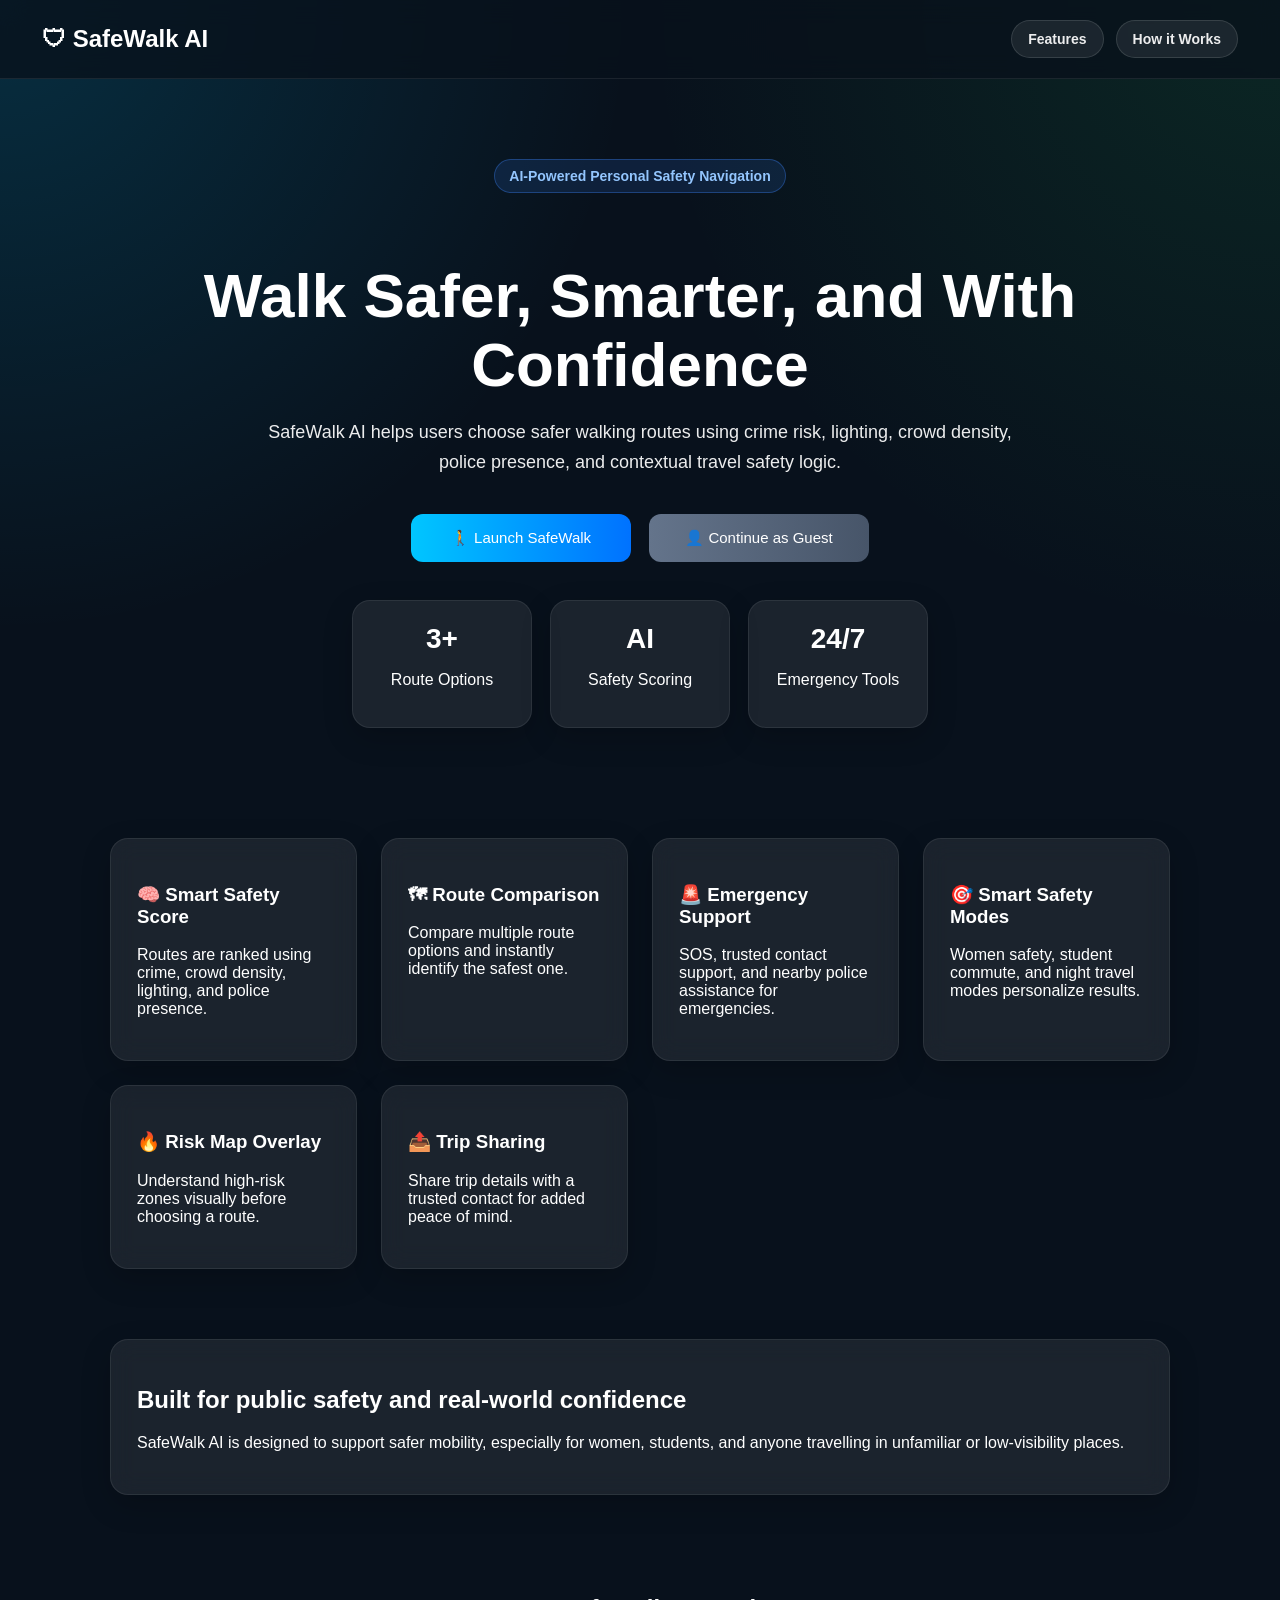
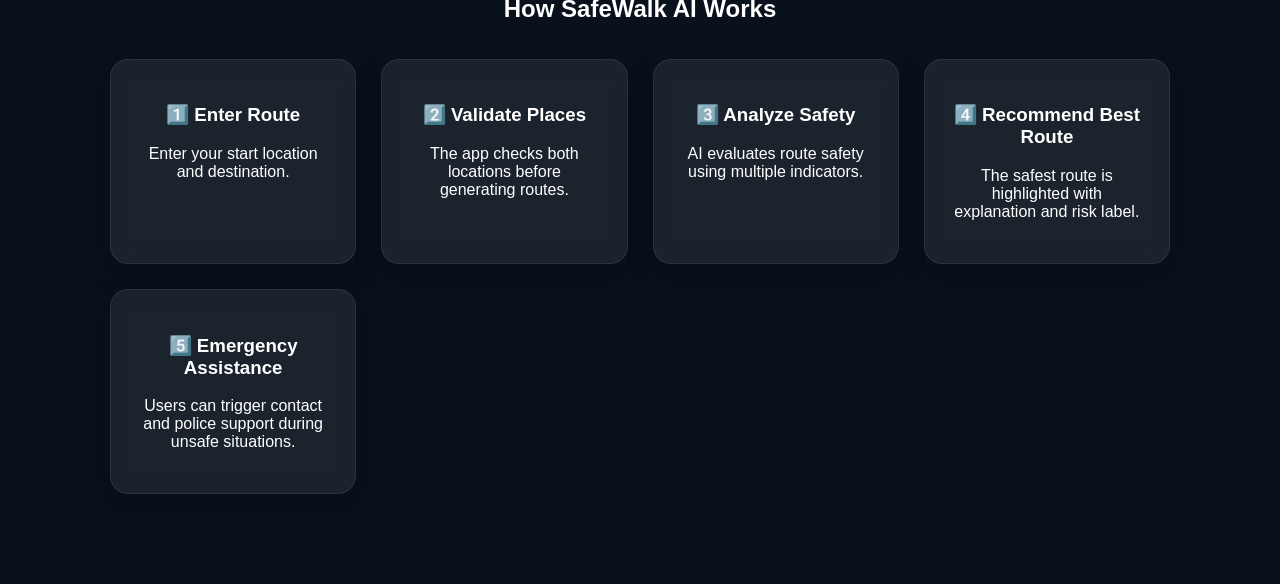
<file: frontend/index.html>
<!DOCTYPE html>
<html lang="en">
<head>
    <meta charset="UTF-8">
    <meta name="viewport" content="width=device-width, initial-scale=1.0">
    <title>SafeWalk AI</title>
    <link rel="stylesheet" href="style.css">
</head>
<body class="home">

    <nav class="navbar">
        <div class="nav-logo">🛡 SafeWalk AI</div>
       <div class="nav-links">
    <a href="#features" class="nav-pill">Features</a>
    <a href="#howItWorks" class="nav-pill">How it Works</a>
</div>
    </nav>

    <section class="hero premium-hero">
        <div class="hero-content">
            <div class="hero-badge">AI-Powered Personal Safety Navigation</div>
            <h1>Walk Safer, Smarter, and With Confidence</h1>
            <p class="hero-subtitle">
                SafeWalk AI helps users choose safer walking routes using crime risk,
                lighting, crowd density, police presence, and contextual travel safety logic.
            </p>

            <div class="hero-buttons">
                <button onclick="openLoginModal()" class="start-btn">🚶 Launch SafeWalk</button>
                <button onclick="enterGuestMode()" class="guest-btn">👤 Continue as Guest</button>
            </div>

            <div class="hero-stats">
                <div class="stat-card">
                    <h3>3+</h3>
                    <p>Route Options</p>
                </div>
                <div class="stat-card">
                    <h3>AI</h3>
                    <p>Safety Scoring</p>
                </div>
                <div class="stat-card">
                    <h3>24/7</h3>
                    <p>Emergency Tools</p>
                </div>
            </div>
        </div>
    </section>

    <section id="features" class="features">
        <div class="feature-card">
            <h3>🧠 Smart Safety Score</h3>
            <p>Routes are ranked using crime, crowd density, lighting, and police presence.</p>
        </div>
        <div class="feature-card">
            <h3>🗺 Route Comparison</h3>
            <p>Compare multiple route options and instantly identify the safest one.</p>
        </div>
        <div class="feature-card">
            <h3>🚨 Emergency Support</h3>
            <p>SOS, trusted contact support, and nearby police assistance for emergencies.</p>
        </div>
        <div class="feature-card">
            <h3>🎯 Smart Safety Modes</h3>
            <p>Women safety, student commute, and night travel modes personalize results.</p>
        </div>
        <div class="feature-card">
            <h3>🔥 Risk Map Overlay</h3>
            <p>Understand high-risk zones visually before choosing a route.</p>
        </div>
        <div class="feature-card">
            <h3>📤 Trip Sharing</h3>
            <p>Share trip details with a trusted contact for added peace of mind.</p>
        </div>
    </section>

    <section class="trust-section">
        <div class="trust-card">
            <h2>Built for public safety and real-world confidence</h2>
            <p>
                SafeWalk AI is designed to support safer mobility, especially for women,
                students, and anyone travelling in unfamiliar or low-visibility places.
            </p>
        </div>
    </section>

    <section id="howItWorks" class="steps-section">
        <h2>How SafeWalk AI Works</h2>
        <div class="steps">
            <div class="step">
                <h3>1️⃣ Enter Route</h3>
                <p>Enter your start location and destination.</p>
            </div>
            <div class="step">
                <h3>2️⃣ Validate Places</h3>
                <p>The app checks both locations before generating routes.</p>
            </div>
            <div class="step">
                <h3>3️⃣ Analyze Safety</h3>
                <p>AI evaluates route safety using multiple indicators.</p>
            </div>
            <div class="step">
                <h3>4️⃣ Recommend Best Route</h3>
                <p>The safest route is highlighted with explanation and risk label.</p>
            </div>
            <div class="step">
                <h3>5️⃣ Emergency Assistance</h3>
                <p>Users can trigger contact and police support during unsafe situations.</p>
            </div>
        </div>
    </section>

    <div id="loginModal" class="modal">
        <div class="modal-box">
            <h2>Launch SafeWalk AI</h2>
            <p class="modal-sub">Enter your details to unlock full features</p>
            <input type="text" id="loginName" placeholder="Enter your name">
            <input type="email" id="loginEmail" placeholder="Enter your email">
            <button onclick="saveLogin()" class="start-btn">Continue</button>
            <button onclick="closeLoginModal()" class="modal-close-btn">Close</button>
        </div>
    </div>

    <script>
        function openLoginModal() {
            document.getElementById("loginModal").style.display = "flex";
        }

        function closeLoginModal() {
            document.getElementById("loginModal").style.display = "none";
        }

        function saveLogin() {
            const name = document.getElementById("loginName").value.trim();
            const email = document.getElementById("loginEmail").value.trim();

            if (!name || !email) {
                alert("Please enter both name and email.");
                return;
            }

            localStorage.setItem("sw_user_name", name);
            localStorage.setItem("sw_user_email", email);
            localStorage.setItem("sw_guest_mode", "false");

            window.location.href = "pro.html";
        }

        function enterGuestMode() {
    localStorage.setItem("sw_user_name", "Guest User");
    localStorage.setItem("sw_user_email", "");
    localStorage.setItem("sw_guest_mode", "true");

    window.location.href = "pro.html";
}
    </script>

</body>
</html>
</file>
<file: frontend/style.css>
* {
    box-sizing: border-box;
}

body {
    margin: 0;
    font-family: "Segoe UI", Arial, sans-serif;
    color: white;
}

a {
    text-decoration: none;
    color: inherit;
}

button {
    cursor: pointer;
    transition: 0.25s ease;
    border: none;
}

button:hover {
    transform: translateY(-2px);
}

.home {
    min-height: 100vh;
    background:
        radial-gradient(circle at top left, rgba(0,198,255,0.16), transparent 25%),
        radial-gradient(circle at top right, rgba(34,197,94,0.12), transparent 25%),
        #08111c;
}

.navbar {
    display: flex;
    justify-content: space-between;
    align-items: center;
    padding: 20px 42px;
    background: rgba(8, 17, 28, 0.78);
    backdrop-filter: blur(12px);
    border-bottom: 1px solid rgba(255,255,255,0.08);
    position: sticky;
    top: 0;
    z-index: 1000;
}

.nav-logo {
    font-size: 24px;
    font-weight: 700;
}

.nav-links {
    display: flex;
    gap: 12px;
    align-items: center;
}

.nav-links a {
    color: rgba(255,255,255,0.92);
}

.nav-pill {
    background: rgba(255,255,255,0.08);
    border: 1px solid rgba(255,255,255,0.12);
    padding: 10px 16px;
    border-radius: 999px;
    font-size: 14px;
    font-weight: 600;
    transition: 0.25s ease;
}

.nav-pill:hover {
    background: rgba(255,255,255,0.16);
    transform: translateY(-1px);
}

.premium-hero {
    padding: 80px 20px 40px;
    text-align: center;
}

.hero-content {
    max-width: 980px;
    margin: 0 auto;
}

.hero-badge {
    display: inline-block;
    padding: 8px 14px;
    border-radius: 999px;
    background: rgba(59,130,246,0.14);
    border: 1px solid rgba(59,130,246,0.35);
    color: #93c5fd;
    margin-bottom: 18px;
    font-size: 14px;
    font-weight: 600;
}

.hero h1 {
    font-size: 62px;
    line-height: 1.1;
    margin-bottom: 18px;
}

.hero-subtitle {
    max-width: 760px;
    margin: 0 auto 36px;
    font-size: 18px;
    line-height: 1.7;
    opacity: 0.92;
}

.hero-buttons {
    display: flex;
    justify-content: center;
    gap: 18px;
    flex-wrap: wrap;
    margin-top: 20px;
}

.hero-buttons button {
    width: 220px;
    padding: 15px;
    font-size: 15px;
    border-radius: 12px;
    color: white;
}

.start-btn {
    background: linear-gradient(90deg, #00c6ff, #0072ff);
}

.guest-btn {
    background: linear-gradient(90deg, #64748b, #475569);
}

.hero-stats {
    display: flex;
    justify-content: center;
    gap: 18px;
    flex-wrap: wrap;
    margin-top: 38px;
}

.stat-card {
    min-width: 180px;
    background: rgba(255,255,255,0.08);
    border: 1px solid rgba(255,255,255,0.08);
    border-radius: 18px;
    padding: 22px;
    box-shadow: 0 10px 30px rgba(0,0,0,0.2);
}

.stat-card h3 {
    font-size: 28px;
    margin: 0 0 8px;
}

.features {
    display: grid;
    grid-template-columns: repeat(auto-fit, minmax(240px, 1fr));
    gap: 24px;
    max-width: 1100px;
    margin: 70px auto;
    padding: 0 20px;
}

.feature-card,
.step,
.trust-card,
.panel-card {
    background: rgba(255, 255, 255, 0.08);
    border: 1px solid rgba(255,255,255,0.08);
    backdrop-filter: blur(12px);
    padding: 26px;
    border-radius: 18px;
    transition: 0.3s ease;
    box-shadow: 0 10px 30px rgba(0,0,0,0.2);
}

.feature-card:hover,
.step:hover,
.panel-card:hover {
    transform: translateY(-4px);
    background: rgba(255,255,255,0.12);
}

.trust-section {
    max-width: 1100px;
    margin: 0 auto;
    padding: 0 20px 30px;
}

.steps-section {
    max-width: 1100px;
    margin: 0 auto;
    padding: 50px 20px 90px;
    text-align: center;
}

.steps {
    display: grid;
    grid-template-columns: repeat(auto-fit, minmax(220px, 1fr));
    gap: 25px;
    margin-top: 36px;
}

.dashboard {
    min-height: 100vh;
    background:
        radial-gradient(circle at top left, rgba(0,198,255,0.12), transparent 25%),
        radial-gradient(circle at top right, rgba(46,204,113,0.1), transparent 25%),
        #08111c;
}

.topbar {
    display: flex;
    justify-content: space-between;
    align-items: center;
    padding: 18px 40px;
    background: rgba(12, 22, 32, 0.9);
    backdrop-filter: blur(14px);
    border-bottom: 1px solid rgba(255,255,255,0.08);
    position: sticky;
    top: 0;
    z-index: 1000;
}

.logo {
    font-size: 24px;
    font-weight: 700;
}

.top-actions {
    display: flex;
    gap: 10px;
    align-items: center;
    flex-wrap: wrap;
}

.top-actions button,
.secondary-btn {
    padding: 10px 18px;
    border-radius: 10px;
    font-weight: 600;
    color: white;
    width: auto;
    min-width: 100px;
}

.tips-btn {
    background: linear-gradient(90deg, #7c3aed, #a855f7);
}

.police-btn {
    background: linear-gradient(90deg, #2563eb, #3b82f6);
}

.sos-btn {
    background: linear-gradient(90deg, #ef4444, #f97316);
}

.secondary-btn {
    background: linear-gradient(90deg, #64748b, #475569);
}

.menu-wrapper {
    position: relative;
}

.menu-btn {
    min-width: auto !important;
    width: 48px !important;
    height: 42px;
    border-radius: 10px;
    background: linear-gradient(90deg, #1f2937, #374151);
    color: white;
    font-size: 20px;
}

.menu-dropdown {
    display: none;
    position: absolute;
    right: 0;
    top: 54px;
    width: 290px;
    background: #0f172a;
    border: 1px solid rgba(255,255,255,0.08);
    border-radius: 16px;
    padding: 16px;
    box-shadow: 0 18px 40px rgba(0,0,0,0.35);
    z-index: 1500;
}

.menu-dropdown.show {
    display: block;
}

.menu-section p {
    margin: 6px 0;
    font-size: 14px;
}

.menu-action-btn {
    margin-top: 10px;
    width: 100%;
}

.dashboard-hero {
    text-align: center;
    padding: 40px 20px 10px;
}

.dashboard-hero h1 {
    font-size: 40px;
    margin-bottom: 8px;
}

.dashboard-hero p {
    opacity: 0.9;
}

.tips-panel {
    width: 90%;
    margin: 20px auto 0;
    background: rgba(124,58,237,0.12);
    border: 1px solid rgba(168,85,247,0.35);
    border-radius: 18px;
    padding: 18px 22px;
}

.route-input {
    display: flex;
    gap: 15px;
    justify-content: center;
    margin-top: 22px;
    padding: 0 30px;
    flex-wrap: wrap;
}

.route-input input,
.route-input select {
    padding: 14px 16px;
    width: 240px;
    border-radius: 12px;
    border: 1px solid rgba(255,255,255,0.08);
    background: rgba(255,255,255,0.08);
    color: white;
    outline: none;
    box-shadow: 0 8px 20px rgba(0,0,0,0.15);
}

.route-input input::placeholder {
    color: rgba(255,255,255,0.7);
}

.route-input button {
    padding: 14px 24px;
    border-radius: 12px;
    background: linear-gradient(90deg, #06b6d4, #3b82f6);
    color: white;
    font-weight: 700;
    min-width: 180px;
    width: auto;
}

.legend-bar {
    display: flex;
    justify-content: center;
    gap: 20px;
    margin: 18px 0 10px;
    flex-wrap: wrap;
}

.legend-item {
    background: rgba(255,255,255,0.08);
    padding: 10px 14px;
    border-radius: 999px;
    font-size: 14px;
}

.legend-dot {
    display: inline-block;
    width: 10px;
    height: 10px;
    border-radius: 50%;
    margin-right: 8px;
}

.green { background: #22c55e; }
.orange { background: #f59e0b; }
.red { background: #ef4444; }

#warningBanner {
    width: 90%;
    margin: 12px auto 0;
}

.warning-banner {
    background: rgba(245, 158, 11, 0.15);
    border: 1px solid rgba(245, 158, 11, 0.45);
    color: #fcd34d;
    padding: 14px 18px;
    border-radius: 14px;
}

#mapContainer {
    width: 100%;
    display: flex;
    justify-content: center;
}

#map {
    height: 500px;
    width: 90%;
    margin: 25px auto 20px;
    border-radius: 20px;
    border: 1px solid rgba(255,255,255,0.08);
    box-shadow: 0 20px 50px rgba(0,0,0,0.35);
    overflow: hidden;
}

#loading {
    color: #8fd3ff;
    font-weight: 600;
}

#results {
    width: 90%;
    margin: 20px auto 24px;
}

.summary-bar {
    display: flex;
    gap: 10px;
    flex-wrap: wrap;
    margin-bottom: 18px;
}

.summary-pill {
    background: rgba(255,255,255,0.08);
    border: 1px solid rgba(255,255,255,0.08);
    padding: 10px 14px;
    border-radius: 999px;
}

.route-card {
    background: linear-gradient(180deg, rgba(255,255,255,0.08), rgba(255,255,255,0.05));
    border: 1px solid rgba(255,255,255,0.08);
    padding: 24px;
    border-radius: 18px;
    margin-bottom: 18px;
    cursor: pointer;
    transition: 0.3s ease;
    box-shadow: 0 14px 35px rgba(0,0,0,0.2);
}

.route-card:hover {
    transform: translateY(-3px);
    background: linear-gradient(180deg, rgba(255,255,255,0.12), rgba(255,255,255,0.07));
}

.recommended-card {
    border: 1px solid rgba(34, 197, 94, 0.55);
    box-shadow: 0 16px 35px rgba(34, 197, 94, 0.12);
}

.route-header {
    display: flex;
    align-items: center;
    justify-content: space-between;
    gap: 10px;
    margin-bottom: 10px;
}

.badge {
    display: inline-block;
    background: rgba(34, 197, 94, 0.18);
    color: #86efac;
    border: 1px solid rgba(34,197,94,0.35);
    padding: 5px 10px;
    border-radius: 999px;
    font-size: 13px;
    font-weight: 700;
}

.safety-meter {
    font-weight: 800;
    font-size: 17px;
}

.tips-list {
    padding-left: 18px;
    margin: 0;
}

.tips-list li {
    margin-bottom: 10px;
}

.bottom-section {
    width: 90%;
    margin: 0 auto 40px;
    display: grid;
    grid-template-columns: 1fr 1fr;
    gap: 18px;
}

.recent-search-item {
    background: rgba(255,255,255,0.06);
    padding: 10px 12px;
    border-radius: 12px;
    margin-bottom: 10px;
}

.modal {
    display: none;
    position: fixed;
    inset: 0;
    background: rgba(0,0,0,0.55);
    align-items: center;
    justify-content: center;
    z-index: 2000;
}

.modal-box {
    width: 90%;
    max-width: 420px;
    background: #0f172a;
    border: 1px solid rgba(255,255,255,0.08);
    border-radius: 18px;
    padding: 26px;
    box-shadow: 0 20px 40px rgba(0,0,0,0.35);
}

.modal-box input {
    width: 100%;
    margin-bottom: 12px;
    padding: 14px;
    border-radius: 12px;
    border: 1px solid rgba(255,255,255,0.08);
    background: rgba(255,255,255,0.08);
    color: white;
}

.modal-sub {
    opacity: 0.8;
    margin-bottom: 14px;
}

.modal-close-btn {
    background: #334155;
    color: white;
    padding: 12px 16px;
    border-radius: 12px;
    width: 100%;
    margin-top: 10px;
}

@media (max-width: 768px) {
    .navbar,
    .topbar {
        flex-direction: column;
        gap: 12px;
        padding: 18px 20px;
    }

    .hero h1 {
        font-size: 42px;
    }

    .dashboard-hero h1 {
        font-size: 30px;
    }

    .route-input {
        padding: 0 16px;
    }

    .route-input input,
    .route-input select,
    .route-input button {
        width: 100%;
        max-width: 100%;
    }

    #map,
    #results,
    .tips-panel,
    .bottom-section {
        width: 94%;
    }

    .bottom-section {
        grid-template-columns: 1fr;
    }
}
</file>
